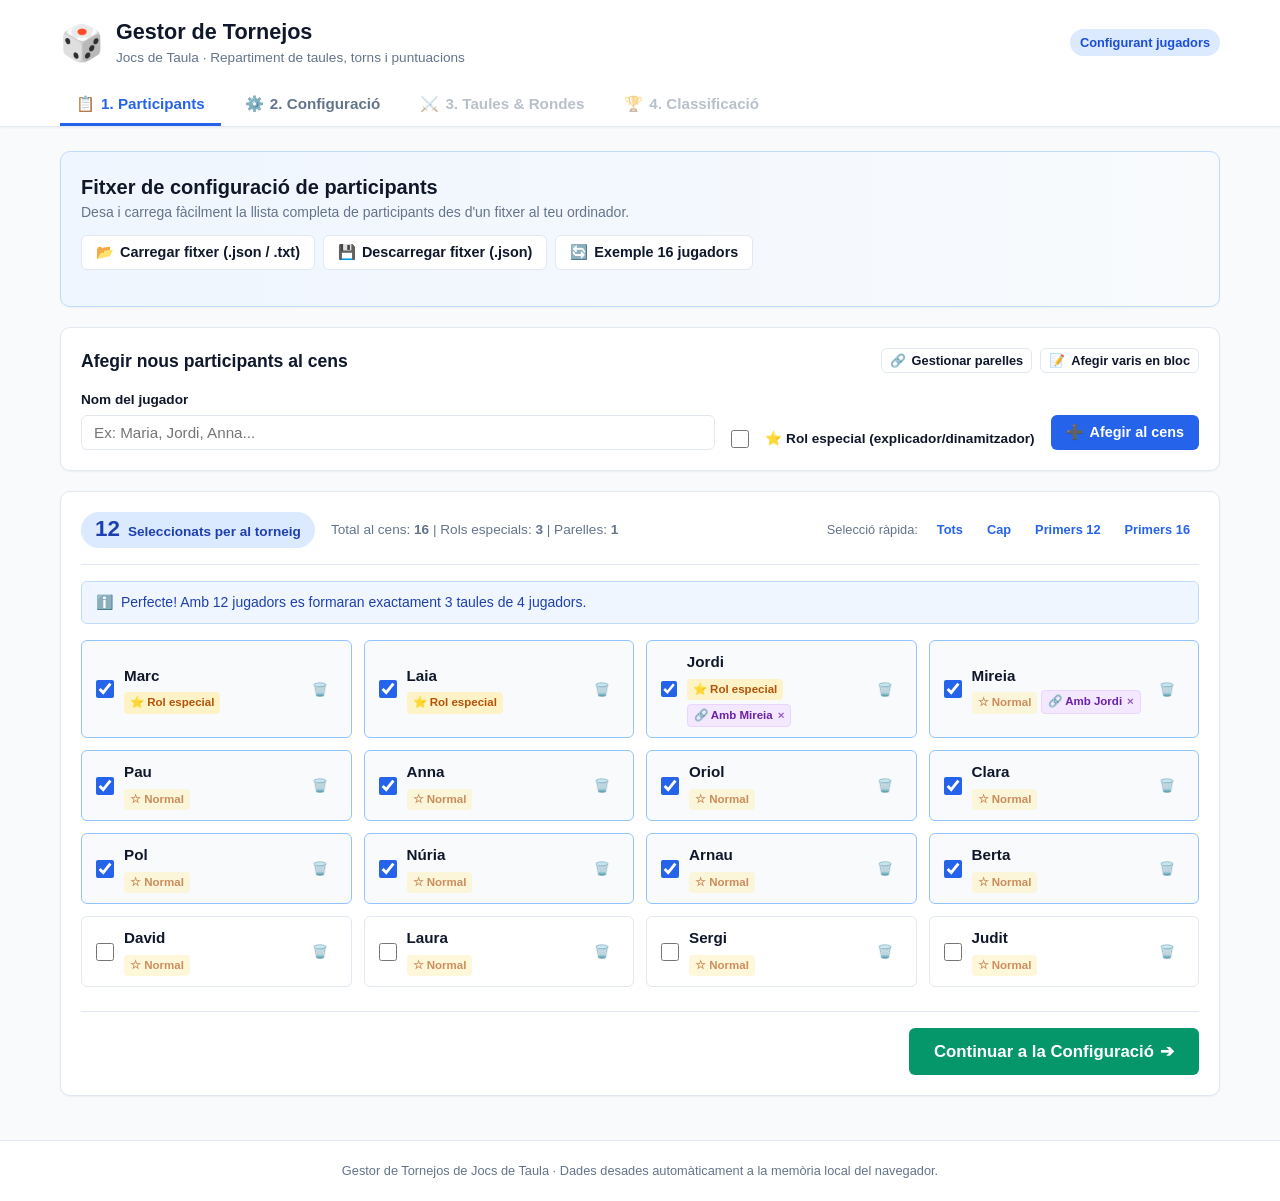
<file: index.html>
<!doctype html>
<html lang="ca">
<head>
  <meta charset="utf-8" />
  <meta name="viewport" content="width=device-width, initial-scale=1" />
  <title>Gestor de Tornejos de Jocs de Taula</title>
  <link rel="stylesheet" href="styles.css" />
</head>
<body>
  <!-- Header principal -->
  <header class="app-header">
    <div class="header-content">
      <div class="brand">
        <span class="logo-icon">🎲</span>
        <div>
          <h1>Gestor de Tornejos</h1>
          <p class="subtitle">Jocs de Taula · Repartiment de taules, torns i puntuacions</p>
        </div>
      </div>
      <div class="header-status" id="headerStatus">
        <span class="status-badge ready">Configurant jugadors</span>
      </div>
    </div>

    <!-- Navegació per pestanyes -->
    <nav class="nav-tabs" role="tablist">
      <button class="tab-btn active" data-tab="tab-participants" role="tab" id="navParticipants">
        <span class="tab-icon">📋</span> 1. Participants
      </button>
      <button class="tab-btn" data-tab="tab-config" role="tab" id="navConfig">
        <span class="tab-icon">⚙️</span> 2. Configuració
      </button>
      <button class="tab-btn" data-tab="tab-rounds" role="tab" id="navRounds" disabled>
        <span class="tab-icon">⚔️</span> 3. Taules & Rondes
      </button>
      <button class="tab-btn" data-tab="tab-leaderboard" role="tab" id="navLeaderboard" disabled>
        <span class="tab-icon">🏆</span> 4. Classificació
      </button>
    </nav>
  </header>

  <main class="main-container">
    <!-- PESTANYA 1: PARTICIPANTS I FITXER DE CONFIGURACIÓ -->
    <section id="tab-participants" class="tab-pane active" role="tabpanel">
      <!-- Panell d'arxius de configuració -->
      <div class="card file-management-card">
        <div class="card-header">
          <div>
            <h2>Fitxer de configuració de participants</h2>
            <p class="text-muted">Desa i carrega fàcilment la llista completa de participants des d'un fitxer al teu ordinador.</p>
          </div>
          <div class="file-actions">
            <input type="file" id="fileInput" accept=".json,.txt" class="hidden-file-input" />
            <button id="btnLoadFile" class="btn btn-outline">
              <span>📂</span> Carregar fitxer (.json / .txt)
            </button>
            <button id="btnSaveFile" class="btn btn-outline">
              <span>💾</span> Descarregar fitxer (.json)
            </button>
            <button id="btnLoadExample" class="btn btn-outline">
              <span>🔄</span> Exemple 16 jugadors
            </button>
          </div>
        </div>
      </div>

      <!-- Formulari d'afegir participants -->
      <div class="card">
        <div class="card-header">
          <h3>Afegir nous participants al cens</h3>
          <div style="display:flex;gap:8px;flex-wrap:wrap">
            <button id="btnOpenPairModal" class="btn btn-sm btn-outline" type="button">
              <span>🔗</span> Gestionar parelles
            </button>
            <button id="btnOpenBulkModal" class="btn btn-sm btn-outline" type="button">
              <span>📝</span> Afegir varis en bloc
            </button>
          </div>
        </div>
        <form id="addParticipantForm" class="add-player-form">
          <div class="form-group flex-1">
            <label for="playerNameInput">Nom del jugador</label>
            <input type="text" id="playerNameInput" placeholder="Ex: Maria, Jordi, Anna..." required />
          </div>
          <div class="form-group checkbox-group">
            <label class="custom-checkbox">
              <input type="checkbox" id="playerSpecialInput" />
              <span class="checkmark"></span>
              <span class="label-text">⭐ Rol especial (explicador/dinamitzador)</span>
            </label>
          </div>
          <button type="submit" class="btn btn-primary">
            <span>➕</span> Afegir al cens
          </button>
        </form>
      </div>

      <!-- Llista de participants amb selecció de torneig -->
      <div class="card">
        <div class="selection-bar">
          <div class="selection-stats">
            <div class="stat-badge">
              <span class="stat-number" id="selectedCount">0</span>
              <span class="stat-label">Seleccionats per al torneig</span>
            </div>
            <div class="stat-secondary">
              Total al cens: <strong id="totalPoolCount">0</strong> | Rols especials: <strong id="specialSelectedCount">0</strong> | Parelles: <strong id="pairsCount">0</strong>
            </div>
          </div>
          <div class="quick-selectors">
            <span class="quick-label">Selecció ràpida:</span>
            <button id="btnSelectAll" class="btn btn-sm btn-ghost">Tots</button>
            <button id="btnDeselectAll" class="btn btn-sm btn-ghost">Cap</button>
            <button id="btnSelect12" class="btn btn-sm btn-ghost">Primers 12</button>
            <button id="btnSelect16" class="btn btn-sm btn-ghost">Primers 16</button>
          </div>
        </div>

        <div id="selectionNotice" class="alert alert-info">
          <span>ℹ️</span>
          <span id="noticeText">Selecciona els jugadors que participaran en el torneig marcant la casella corresponent.</span>
        </div>

        <!-- Graella de participants -->
        <div class="participants-grid" id="participantsList">
          <!-- Es generarà dinàmicament -->
        </div>

        <div class="tab-bottom-actions">
          <button id="btnProceedToConfig" class="btn btn-success btn-lg">
            <span>Continuar a la Configuració</span> ➔
          </button>
        </div>
      </div>
    </section>

    <!-- PESTANYA 2: CONFIGURACIÓ DEL TORNEIG -->
    <section id="tab-config" class="tab-pane" role="tabpanel">
      <div class="card">
        <div class="card-header">
          <h2>Paràmetres del Torneig</h2>
          <p class="text-muted">Ajusta el nombre de taules, jocs i rondes segons els jugadors seleccionats.</p>
        </div>

        <div class="config-summary-box">
          <div class="config-stat">
            <span class="config-stat-val" id="cfgPlayerCount">0</span>
            <span class="config-stat-lbl">Jugadors convocats</span>
          </div>
          <div class="config-stat">
            <span class="config-stat-val" id="cfgTableCount">0</span>
            <span class="config-stat-lbl">Taules previstes</span>
          </div>
          <div class="config-stat">
            <span class="config-stat-val" id="cfgPlayersPerTable">4</span>
            <span class="config-stat-lbl">Jugadors / taula</span>
          </div>
        </div>

        <div class="form-grid">
          <div class="form-group">
            <label for="tableSizeSelect">Mida desitjada de cada taula</label>
            <select id="tableSizeSelect" class="form-control">
              <option value="4" selected>4 jugadors per taula (recomanat)</option>
              <option value="3">3 jugadors per taula</option>
              <option value="5">5 jugadors per taula</option>
            </select>
            <small class="form-help">Si el nombre de jugadors no és múltiple exacte, s'ajustarà la darrera taula.</small>
          </div>

          <div class="form-group">
            <label for="numRoundsInput">Nombre de Rondes</label>
            <input type="number" id="numRoundsInput" min="1" max="10" value="3" class="form-control" />
            <small class="form-help">Normalment 3 rondes perquè tothom pugui passar per diferents jocs.</small>
          </div>

          <div class="form-group">
            <label for="roundMinutesInput">Temps per ronda (minuts)</label>
            <input type="number" id="roundMinutesInput" min="5" max="180" value="45" class="form-control" />
            <small class="form-help">Per al cronòmetre de la sala.</small>
          </div>
        </div>

        <!-- Configuració dels jocs de cada taula -->
        <div class="table-games-section">
          <h3>Jocs de Taula assignats a cada taula</h3>
          <p class="text-muted">Pots indicar quin joc es jugarà a cada taula (opcional):</p>
          <div id="tableGamesList" class="table-games-grid">
            <!-- Es genera automàticament segons el nombre de taules -->
          </div>
        </div>

        <div class="card symbol-assignment-card">
          <div class="card-header">
            <div>
              <h3>Assignació de símbols</h3>
              <p class="text-muted">Cada símbol es pot assignar a un participant del torneig. Els que quedin sense assignar es mostren buits i es poden completar manualment o aleatòriament.</p>
            </div>
            <button id="btnRandomizeSymbolAssignments" class="btn btn-outline" type="button">
              <span>🎲</span> Omplir aleatòriament
            </button>
          </div>
          <div id="symbolAssignmentsList" class="symbol-assignments-list"></div>
          <div class="tab-bottom-actions">
            <button id="btnGenerateParticipantTemplate" class="btn btn-primary btn-lg" type="button" disabled>
              <span>🖨️</span> Crear plantilla A4
            </button>
          </div>
        </div>

        <div class="tab-bottom-actions">
          <button id="btnBackToParticipants" class="btn btn-outline btn-lg">
            ⬅ Tornar a Participants
          </button>
          <button id="btnGenerateTournament" class="btn btn-success btn-lg">
            <span>🚀 Començar Torneig i Generar Taules</span>
          </button>
        </div>
      </div>
    </section>

    <!-- PESTANYA 3: TAULES I RONDES -->
    <section id="tab-rounds" class="tab-pane" role="tabpanel">
      <!-- Barra superior de ronda i cronòmetre -->
      <div class="round-control-bar card">
        <div class="round-nav">
          <button id="btnPrevRound" class="btn btn-outline" title="Ronda anterior">◀ Ronda anterior</button>
          <div class="current-round-display">
            <span class="round-badge" id="roundIndicator">Ronda 1</span>
            <span class="round-total-sub" id="roundTotalSub">de 3 rondes</span>
          </div>
          <button id="btnNextRound" class="btn btn-outline" title="Ronda següent">Ronda següent ▶</button>
        </div>

        <!-- Temporitzador de sala -->
        <div class="timer-widget">
          <div class="timer-display" id="timerDisplay">45:00</div>
          <div class="timer-controls">
            <button id="btnTimerToggle" class="btn btn-sm btn-primary">▶ Iniciar</button>
            <button id="btnTimerReset" class="btn btn-sm btn-outline">↺ Reiniciar</button>
          </div>
        </div>

        <div class="round-actions">
          <button id="btnSaveCurrentScores" class="btn btn-success">
            <span>💾</span> Desar puntuacions
          </button>
          <button id="btnProjectorMode" class="btn btn-outline" title="Mode projector">
            <span>🖥️</span> Pantalla gran
          </button>
        </div>
      </div>

      <!-- Contingut de les taules -->
      <div id="roundTablesContainer" class="tables-grid">
        <!-- Es generarà dinàmicament per cada taula -->
      </div>
    </section>

    <!-- PESTANYA 4: CLASSIFICACIÓ -->
    <section id="tab-leaderboard" class="tab-pane" role="tabpanel">
      <!-- Podi Top 3 -->
      <div class="podium-card card" id="podiumContainer">
        <!-- Es genera dinàmicament -->
      </div>

      <!-- Taula completa de puntuacions -->
      <div class="card">
        <div class="card-header">
          <div>
            <h2>Taula de Classificació General</h2>
            <p class="text-muted">Puntuacions acumulades i detall per ronda.</p>
          </div>
          <div class="leaderboard-export-actions">
            <button id="btnPrintLeaderboard" class="btn btn-outline">
              <span>🖨️</span> Imprimir / PDF
            </button>
            <button id="btnExportCSV" class="btn btn-outline">
              <span>📊</span> Exportar CSV (Excel)
            </button>
            <button id="btnExportFullJSON" class="btn btn-outline">
              <span>💾</span> Descarregar Torneig (JSON)
            </button>
          </div>
        </div>

        <div class="table-responsive">
          <table class="leaderboard-table" id="leaderboardTable">
            <thead>
              <tr id="leaderboardHeadRow">
                <th>#</th>
                <th>Participant</th>
                <th>Rol</th>
                <th>R1</th>
                <th>R2</th>
                <th>R3</th>
                <th>Punts Totals</th>
              </tr>
            </thead>
            <tbody id="leaderboardBody">
              <!-- Files generades dinàmicament -->
            </tbody>
          </table>
        </div>
      </div>
    </section>
  </main>

  <!-- DIÀLEG MODAL PER INTERCANVIAR JUGADORS -->
  <dialog id="swapModal" class="app-dialog">
    <div class="dialog-content">
      <div class="dialog-header">
        <h3>Intercanviar lloc / seient</h3>
        <button id="btnCloseSwapModal" class="btn-close" aria-label="Tancar">&times;</button>
      </div>
      <div class="dialog-body">
        <p>Estàs canviant de posició a: <strong id="swapPlayerSourceName">-</strong></p>
        <div class="form-group">
          <label for="swapTargetSelect">Tria el jugador amb qui vols intercanviar:</label>
          <select id="swapTargetSelect" class="form-control">
            <option value="">-- Selecciona un jugador --</option>
          </select>
        </div>
      </div>
      <div class="dialog-footer">
        <button id="btnCancelSwap" class="btn btn-outline">Cancel·lar</button>
        <button id="btnConfirmSwap" class="btn btn-primary">Confirmar Intercanvi</button>
      </div>
    </div>
  </dialog>

  <!-- DIÀLEG MODAL PER AFEGIR NOMS EN BLOC -->
  <dialog id="bulkAddModal" class="app-dialog">
    <div class="dialog-content">
      <div class="dialog-header">
        <h3>Afegir participants en bloc</h3>
        <button id="btnCloseBulkModal" class="btn-close" aria-label="Tancar">&times;</button>
      </div>
      <div class="dialog-body">
        <p class="text-muted">Enganxa una llista de noms (un nom per línia). Si vols marcar un nom com a rol especial, afegeix un asterisc <code>*</code> al final del nom (ex: <code>Marc*</code>).</p>
        <div class="form-group">
          <textarea id="bulkNamesTextarea" rows="8" class="form-control" placeholder="Marc*&#10;Laia*&#10;Jordi&#10;Mireia&#10;Pau"></textarea>
        </div>
      </div>
      <div class="dialog-footer">
        <button id="btnCancelBulk" class="btn btn-outline">Cancel·lar</button>
        <button id="btnConfirmBulk" class="btn btn-success">Afegir participants</button>
      </div>
    </div>
  </dialog>

  <!-- DIÀLEG MODAL PER GESTIONAR PARELLES -->
  <dialog id="pairModal" class="app-dialog">
    <div class="dialog-content">
      <div class="dialog-header">
        <h3>Gestionar parelles inseparables</h3>
        <button id="btnClosePairModal" class="btn-close" aria-label="Tancar">&times;</button>
      </div>
      <div class="dialog-body">
        <p class="text-muted">Els participants que formin una parella aniran <strong>sempre junts a la mateixa taula</strong> al llarg de tot el torneig.</p>
        
        <div class="card" style="margin:14px 0;padding:14px;background:var(--bg-subtle)">
          <h4 style="font-size:0.95rem;margin-bottom:10px">Crear nova parella:</h4>
          <div class="form-grid" style="grid-template-columns:1fr 1fr;gap:10px;margin-bottom:12px">
            <div class="form-group">
              <label for="pairSelect1">Primer participant</label>
              <select id="pairSelect1" class="form-control">
                <option value="">-- Tria jugador 1 --</option>
              </select>
            </div>
            <div class="form-group">
              <label for="pairSelect2">Segon participant</label>
              <select id="pairSelect2" class="form-control">
                <option value="">-- Tria jugador 2 --</option>
              </select>
            </div>
          </div>
          <button id="btnCreatePair" class="btn btn-sm btn-primary" style="width:100%" type="button">
            <span>🔗</span> Vincular com a parella
          </button>
        </div>

        <h4 style="font-size:0.95rem;margin:14px 0 8px">Parelles formades:</h4>
        <div id="existingPairsList" class="existing-pairs-list">
          <!-- Generat dinàmicament -->
        </div>
      </div>
      <div class="dialog-footer">
        <button id="btnClosePairModalBottom" class="btn btn-outline" type="button">Tancar</button>
      </div>
    </div>
  </dialog>

  <footer class="app-footer">
    <p>Gestor de Tornejos de Jocs de Taula · Dades desades automàticament a la memòria local del navegador.</p>
  </footer>

  <script src="app.js"></script>
</body>
</html>
</file>
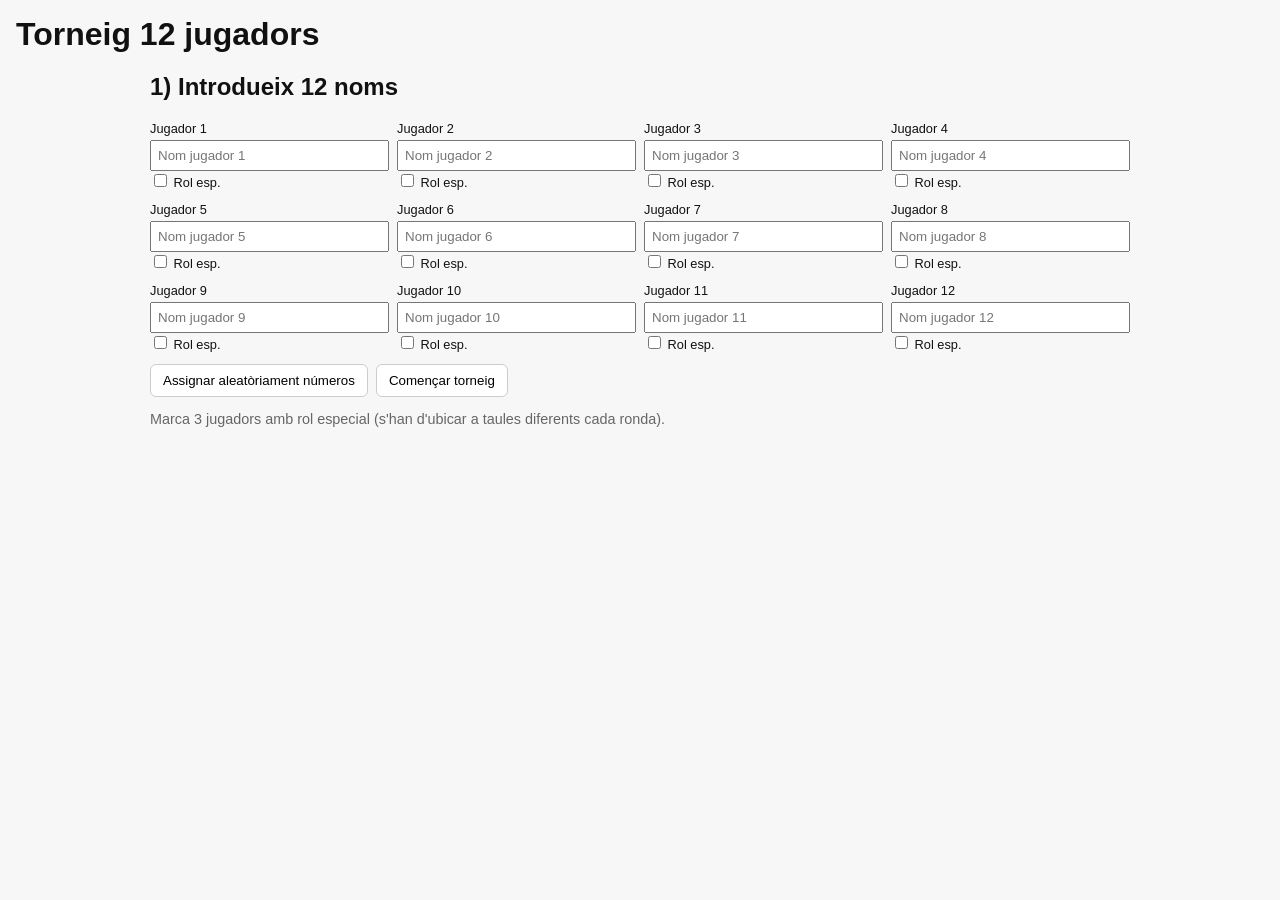
<file: v1/index.html>
<!doctype html>
<html lang="ca">
<head>
  <meta charset="utf-8" />
  <meta name="viewport" content="width=device-width,initial-scale=1" />
  <title>Torneig 12 jugadors — Gestor</title>
  <link rel="stylesheet" href="styles.css">
</head>
<body>
  <header>
    <h1>Torneig 12 jugadors</h1>
  </header>

  <main>
    <section id="setup">
      <h2>1) Introdueix 12 noms</h2>
      <div id="names">
        <!-- dynamic inputs -->
      </div>
      <div class="row">
        <button id="assignBtn">Assignar aleatòriament números</button>
        <button id="startBtn">Començar torneig</button>
      </div>
      <p class="muted">Marca 3 jugadors amb rol especial (s'han d'ubicar a taules diferents cada ronda).</p>
    </section>

    <section id="controls" class="hidden">
      <div class="row">
        <button id="prevRound">Ronda anterior</button>
        <span id="roundLabel">Ronda 1</span>
        <button id="nextRound">Següent ronda</button>
      </div>
      <div class="row">
        <button id="saveScores">Guardar puntuacions ronda</button>
      </div>
    </section>

    <section id="tables" class="hidden">
      <div id="tableContainer"></div>
    </section>

    <section id="summary" class="hidden">
      <h2>Classificació</h2>
      <table id="leaderboard">
        <thead><tr><th>Nom</th><th>Total</th><th>R1</th><th>R2</th><th>R3</th></tr></thead>
        <tbody></tbody>
      </table>
    </section>

  </main>

  <template id="seatTpl">
    <div class="seat">
      <div class="badge"></div>
      <div class="info">
        <div class="name"></div>
        <div class="meta"></div>
      </div>
      <div class="scoreInput">
        <input type="number" step="1" class="score" />
      </div>
      <div class="swap">Intercanviar</div>
    </div>
  </template>

  <!-- Swap modal -->
  <div id="swapModal" class="modal hidden">
    <div class="modal-content">
      <h3>Intercanviar posició</h3>
      <p>Tria el jugador amb qui intercanviar números:</p>
      <select id="swapSelect" style="width:100%;padding:8px;margin:8px 0"></select>
      <div style="display:flex;gap:8px;justify-content:flex-end">
        <button id="swapCancel">Cancel·lar</button>
        <button id="swapConfirm">Intercanviar</button>
      </div>
    </div>
  </div>

  <script src="app.js"></script>
</body>
</html>
</file>
<file: styles.css>
/* ==========================================================================
   Gestor de Tornejos de Jocs de Taula - Estils Moderns i Responsive
   ========================================================================== */

:root {
  --primary: #2563eb;
  --primary-hover: #1d4ed8;
  --primary-light: #eff6ff;
  --success: #059669;
  --success-hover: #047857;
  --warning: #d97706;
  --danger: #dc2626;
  --danger-hover: #b91c1c;
  
  --bg-main: #f8fafc;
  --bg-card: #ffffff;
  --bg-subtle: #f1f5f9;
  --text-main: #0f172a;
  --text-muted: #64748b;
  --border-color: #e2e8f0;
  --border-focus: #3b82f6;

  /* Shapes & Badge colors */
  --badge-red: #ef4444;
  --badge-blue: #3b82f6;
  --badge-green: #10b981;
  --badge-purple: #8b5cf6;
  --badge-amber: #f59e0b;
  --badge-teal: #14b8a6;

  --shadow-sm: 0 1px 2px 0 rgb(0 0 0 / 0.05);
  --shadow-md: 0 4px 6px -1px rgb(0 0 0 / 0.1), 0 2px 4px -2px rgb(0 0 0 / 0.1);
  --shadow-lg: 0 10px 15px -3px rgb(0 0 0 / 0.1), 0 4px 6px -4px rgb(0 0 0 / 0.1);
  --radius-sm: 6px;
  --radius-md: 10px;
  --radius-lg: 16px;
}

* {
  box-sizing: border-box;
  margin: 0;
  padding: 0;
  font-family: -apple-system, BlinkMacSystemFont, "Segoe UI", Roboto, Helvetica, Arial, sans-serif;
}

body {
  background-color: var(--bg-main);
  color: var(--text-main);
  line-height: 1.5;
  min-height: 100vh;
  display: flex;
  flex-direction: column;
}

/* ==========================================================================
   Header i Navegació
   ========================================================================== */
.app-header {
  background: var(--bg-card);
  border-bottom: 1px solid var(--border-color);
  box-shadow: var(--shadow-sm);
  position: sticky;
  top: 0;
  z-index: 40;
}

.header-content {
  max-width: 1200px;
  margin: 0 auto;
  padding: 16px 20px;
  display: flex;
  justify-content: space-between;
  align-items: center;
  flex-wrap: wrap;
  gap: 12px;
}

.brand {
  display: flex;
  align-items: center;
  gap: 12px;
}

.logo-icon {
  font-size: 2.2rem;
  line-height: 1;
}

.brand h1 {
  font-size: 1.35rem;
  font-weight: 700;
  color: var(--text-main);
}

.brand .subtitle {
  font-size: 0.85rem;
  color: var(--text-muted);
}

.status-badge {
  display: inline-flex;
  align-items: center;
  gap: 6px;
  font-size: 0.8rem;
  font-weight: 600;
  padding: 4px 10px;
  border-radius: 9999px;
  background: var(--bg-subtle);
  color: var(--text-muted);
}
.status-badge.live {
  background: #dcfce7;
  color: #15803d;
}
.status-badge.ready {
  background: #dbeafe;
  color: #1d4ed8;
}

/* Pestanyes de navegació */
.nav-tabs {
  max-width: 1200px;
  margin: 0 auto;
  padding: 0 20px;
  display: flex;
  gap: 8px;
  overflow-x: auto;
}

.tab-btn {
  display: flex;
  align-items: center;
  gap: 6px;
  padding: 10px 16px;
  border: none;
  background: transparent;
  color: var(--text-muted);
  font-size: 0.95rem;
  font-weight: 600;
  cursor: pointer;
  border-bottom: 3px solid transparent;
  transition: all 0.2s ease;
  white-space: nowrap;
}

.tab-btn:hover:not(:disabled) {
  color: var(--primary);
  background: var(--bg-subtle);
  border-radius: var(--radius-sm) var(--radius-sm) 0 0;
}

.tab-btn.active {
  color: var(--primary);
  border-bottom-color: var(--primary);
}

.tab-btn:disabled {
  opacity: 0.45;
  cursor: not-allowed;
}

/* ==========================================================================
   Contenidor Principal i Targetes
   ========================================================================== */
.main-container {
  max-width: 1200px;
  margin: 24px auto;
  padding: 0 20px;
  flex: 1;
  width: 100%;
}

.tab-pane {
  display: none;
}
.tab-pane.active {
  display: block;
}

.card {
  background: var(--bg-card);
  border: 1px solid var(--border-color);
  border-radius: var(--radius-md);
  padding: 20px;
  margin-bottom: 20px;
  box-shadow: var(--shadow-sm);
}

.card-header {
  display: flex;
  justify-content: space-between;
  align-items: center;
  flex-wrap: wrap;
  gap: 12px;
  margin-bottom: 16px;
}

.card-header h2 {
  font-size: 1.25rem;
  font-weight: 700;
}
.card-header h3 {
  font-size: 1.1rem;
  font-weight: 600;
}
.text-muted {
  color: var(--text-muted);
  font-size: 0.875rem;
}

/* Botons generals */
.btn {
  display: inline-flex;
  align-items: center;
  justify-content: center;
  gap: 6px;
  padding: 8px 14px;
  font-size: 0.9rem;
  font-weight: 600;
  border-radius: var(--radius-sm);
  border: 1px solid transparent;
  cursor: pointer;
  transition: all 0.15s ease;
  text-decoration: none;
}
.btn:hover {
  transform: translateY(-1px);
}
.btn:active {
  transform: translateY(0);
}

.btn-primary {
  background: var(--primary);
  color: white;
}
.btn-primary:hover {
  background: var(--primary-hover);
}

.btn-success {
  background: var(--success);
  color: white;
}
.btn-success:hover {
  background: var(--success-hover);
}

.btn-outline {
  background: white;
  color: var(--text-main);
  border-color: var(--border-color);
}
.btn-outline:hover {
  background: var(--bg-subtle);
  border-color: #cbd5e1;
}

.btn-ghost {
  background: transparent;
  color: var(--primary);
}
.btn-ghost:hover {
  background: var(--primary-light);
}

.btn-danger-ghost {
  background: transparent;
  color: var(--danger);
}
.btn-danger-ghost:hover {
  background: #fee2e2;
}

.btn-sm {
  padding: 4px 8px;
  font-size: 0.8rem;
}
.btn-lg {
  padding: 12px 24px;
  font-size: 1.05rem;
}

/* ==========================================================================
   Pestanya 1: Gestió de Fitxers & Participants
   ========================================================================== */
.file-management-card {
  background: linear-gradient(to right, #eff6ff, #f8fafc);
  border-color: #bfdbfe;
}
.file-actions {
  display: flex;
  gap: 8px;
  flex-wrap: wrap;
}
.hidden-file-input {
  display: none;
}

.add-player-form {
  display: flex;
  align-items: flex-end;
  gap: 16px;
  flex-wrap: wrap;
}

.form-group {
  display: flex;
  flex-direction: column;
  gap: 4px;
}
.form-group.flex-1 {
  flex: 1;
  min-width: 220px;
}
.form-group label {
  font-size: 0.85rem;
  font-weight: 600;
  color: var(--text-main);
}
.form-group input[type="text"],
.form-group input[type="number"],
.form-control {
  padding: 8px 12px;
  border-radius: var(--radius-sm);
  border: 1px solid var(--border-color);
  font-size: 0.95rem;
  outline: none;
  background: white;
}
.form-group input:focus,
.form-control:focus {
  border-color: var(--border-focus);
  box-shadow: 0 0 0 2px rgba(59, 130, 246, 0.2);
}
.form-help {
  font-size: 0.75rem;
  color: var(--text-muted);
}

/* Custom Checkbox */
.custom-checkbox {
  display: inline-flex;
  align-items: center;
  gap: 8px;
  cursor: pointer;
  user-select: none;
  font-size: 0.9rem;
}
.custom-checkbox input {
  width: 18px;
  height: 18px;
  accent-color: var(--primary);
  cursor: pointer;
}

/* Barra de selecció de participants */
.selection-bar {
  display: flex;
  justify-content: space-between;
  align-items: center;
  flex-wrap: wrap;
  gap: 16px;
  padding-bottom: 16px;
  border-bottom: 1px solid var(--border-color);
  margin-bottom: 16px;
}
.selection-stats {
  display: flex;
  align-items: center;
  gap: 16px;
  flex-wrap: wrap;
}
.stat-badge {
  display: flex;
  align-items: baseline;
  gap: 8px;
  background: #dbeafe;
  color: #1e40af;
  padding: 6px 14px;
  border-radius: 9999px;
}
.stat-number {
  font-size: 1.4rem;
  font-weight: 800;
  line-height: 1;
}
.stat-label {
  font-size: 0.85rem;
  font-weight: 600;
}
.stat-secondary {
  font-size: 0.85rem;
  color: var(--text-muted);
}
.quick-selectors {
  display: flex;
  align-items: center;
  gap: 6px;
}
.quick-label {
  font-size: 0.8rem;
  color: var(--text-muted);
  margin-right: 4px;
}

.alert {
  padding: 10px 14px;
  border-radius: var(--radius-sm);
  font-size: 0.875rem;
  display: flex;
  align-items: center;
  gap: 8px;
  margin-bottom: 16px;
}
.alert-info {
  background: #eff6ff;
  border: 1px solid #bfdbfe;
  color: #1e40af;
}

/* Graella de targetes de participants */
.participants-grid {
  display: grid;
  grid-template-columns: repeat(auto-fill, minmax(260px, 1fr));
  gap: 12px;
  margin-bottom: 24px;
}

.participant-item {
  display: flex;
  align-items: center;
  justify-content: space-between;
  padding: 10px 14px;
  background: white;
  border: 1.5px solid var(--border-color);
  border-radius: var(--radius-sm);
  transition: all 0.15s ease;
}
.participant-item:hover {
  border-color: #cbd5e1;
  box-shadow: var(--shadow-sm);
}
.participant-item.selected {
  border-color: #93c5fd;
  background: #f8fafc;
}
.participant-left {
  display: flex;
  align-items: center;
  gap: 10px;
  flex: 1;
}
.participant-checkbox {
  width: 18px;
  height: 18px;
  accent-color: var(--primary);
  cursor: pointer;
}
.participant-info {
  display: flex;
  flex-direction: column;
}
.participant-name {
  font-weight: 600;
  font-size: 0.95rem;
}
.participant-role-badge {
  font-size: 0.72rem;
  font-weight: 600;
  color: #b45309;
  background: #fef3c7;
  padding: 2px 6px;
  border-radius: 4px;
  display: inline-flex;
  align-items: center;
  gap: 2px;
  margin-top: 2px;
  cursor: pointer;
  user-select: none;
}
.participant-role-badge:hover {
  background: #fde68a;
}
.participant-badges-row {
  display: flex;
  gap: 4px;
  flex-wrap: wrap;
  margin-top: 3px;
}
.participant-pair-badge {
  font-size: 0.72rem;
  font-weight: 600;
  color: #6b21a8;
  background: #f3e8ff;
  border: 1px solid #e9d5ff;
  padding: 2px 6px;
  border-radius: 4px;
  display: inline-flex;
  align-items: center;
  gap: 3px;
  user-select: none;
}
.participant-pair-badge .unpair-x {
  margin-left: 2px;
  cursor: pointer;
  opacity: 0.7;
  font-weight: 800;
}
.participant-pair-badge .unpair-x:hover {
  opacity: 1;
  color: #dc2626;
}

.existing-pairs-list {
  display: flex;
  flex-direction: column;
  gap: 6px;
  max-height: 220px;
  overflow-y: auto;
}
.existing-pair-item {
  display: flex;
  justify-content: space-between;
  align-items: center;
  padding: 8px 12px;
  background: #faf5ff;
  border: 1px solid #f3e8ff;
  border-radius: var(--radius-sm);
  font-size: 0.85rem;
}
.existing-pair-names {
  font-weight: 600;
  color: #581c87;
  display: flex;
  align-items: center;
  gap: 6px;
}

.seat-pair-tag {
  font-size: 0.7rem;
  color: #7e22ce;
  background: #f3e8ff;
  padding: 1px 5px;
  border-radius: 3px;
  display: inline-flex;
  align-items: center;
  gap: 2px;
  margin-top: 1px;
}
.participant-actions {
  display: flex;
  align-items: center;
  gap: 4px;
}

.tab-bottom-actions {
  display: flex;
  justify-content: flex-end;
  gap: 12px;
  padding-top: 16px;
  border-top: 1px solid var(--border-color);
}

/* ==========================================================================
   Pestanya 2: Configuració del Torneig
   ========================================================================== */
.config-summary-box {
  display: flex;
  gap: 20px;
  margin-bottom: 20px;
  flex-wrap: wrap;
}
.config-stat {
  flex: 1;
  min-width: 120px;
  background: var(--bg-subtle);
  padding: 14px;
  border-radius: var(--radius-sm);
  text-align: center;
}
.config-stat-val {
  display: block;
  font-size: 1.8rem;
  font-weight: 800;
  color: var(--primary);
  line-height: 1.1;
}
.config-stat-lbl {
  font-size: 0.8rem;
  color: var(--text-muted);
  font-weight: 600;
}

.form-grid {
  display: grid;
  grid-template-columns: repeat(auto-fit, minmax(240px, 1fr));
  gap: 16px;
  margin-bottom: 24px;
}

.table-games-section {
  margin-top: 20px;
  padding-top: 20px;
  border-top: 1px solid var(--border-color);
}
.table-games-grid {
  display: grid;
  grid-template-columns: repeat(auto-fill, minmax(260px, 1fr));
  gap: 12px;
  margin-top: 12px;
  margin-bottom: 24px;
}
.table-game-card {
  background: var(--bg-subtle);
  padding: 12px;
  border-radius: var(--radius-sm);
  border: 1px solid var(--border-color);
}
.table-game-card label {
  font-size: 0.85rem;
  font-weight: 700;
  margin-bottom: 6px;
  display: block;
}

/* ==========================================================================
   Pestanya 3: Rondes & Taules
   ========================================================================== */
.round-control-bar {
  display: flex;
  justify-content: space-between;
  align-items: center;
  flex-wrap: wrap;
  gap: 16px;
  padding: 16px 20px;
  margin-bottom: 20px;
}
.round-nav {
  display: flex;
  align-items: center;
  gap: 12px;
}
.current-round-display {
  display: flex;
  flex-direction: column;
  align-items: center;
}
.round-badge {
  font-size: 1.25rem;
  font-weight: 800;
  color: var(--primary);
}
.round-total-sub {
  font-size: 0.75rem;
  color: var(--text-muted);
}

/* Temporitzador */
.timer-widget {
  display: flex;
  align-items: center;
  gap: 12px;
  background: #0f172a;
  color: #f8fafc;
  padding: 6px 14px;
  border-radius: var(--radius-md);
}
.timer-display {
  font-size: 1.6rem;
  font-weight: 800;
  font-variant-numeric: tabular-nums;
  letter-spacing: 1px;
}
.timer-display.warning {
  color: #fbbf24;
}
.timer-display.danger {
  color: #f87171;
  animation: pulse 1s infinite;
}
@keyframes pulse {
  0%, 100% { opacity: 1; }
  50% { opacity: 0.5; }
}
.timer-controls {
  display: flex;
  gap: 6px;
}

.round-actions {
  display: flex;
  gap: 8px;
}

.rounds-visual-stack {
  display: flex;
  flex-direction: column;
  gap: 18px;
}

.round-visual-block {
  border: 1px solid var(--border-color);
  border-radius: var(--radius-md);
  background: var(--bg-card);
  box-shadow: var(--shadow-sm);
  padding: 14px 16px 16px;
  transition: all 0.2s ease;
}

.round-visual-block.is-past,
.round-visual-block.is-future {
  opacity: 0.6;
  filter: saturate(0.45);
  transform: scale(0.96);
}

.round-visual-block.is-current {
  opacity: 1;
  border-color: var(--primary);
  box-shadow: 0 10px 18px rgb(37 99 235 / 0.12);
  transform: scale(1);
}

.round-visual-header {
  display: flex;
  align-items: center;
  justify-content: space-between;
  gap: 12px;
  margin-bottom: 14px;
  padding-bottom: 8px;
  border-bottom: 1px solid var(--border-color);
}

.round-visual-title {
  font-size: 1.05rem;
  font-weight: 800;
  color: var(--text-main);
}

.round-visual-status {
  font-size: 0.74rem;
  font-weight: 700;
  letter-spacing: 0.04em;
  text-transform: uppercase;
  color: var(--text-muted);
  background: var(--bg-subtle);
  padding: 4px 8px;
  border-radius: 999px;
}

.round-visual-block.is-current .round-visual-status {
  background: var(--primary-light);
  color: var(--primary);
}

.round-visual-grid {
  display: grid;
  grid-template-columns: repeat(auto-fit, minmax(300px, 1fr));
  gap: 16px;
}

.round-visual-block.is-past .table-card,
.round-visual-block.is-future .table-card {
  opacity: 0.72;
  transform: scale(0.96);
  filter: saturate(0.5);
}

.round-visual-block.is-current .table-card {
  opacity: 1;
  transform: scale(1);
  filter: saturate(1);
}

/* Graella de taules */
.tables-grid {
  display: grid;
  grid-template-columns: repeat(auto-fit, minmax(320px, 1fr));
  gap: 20px;
}

.table-card {
  background: var(--bg-card);
  border: 1px solid var(--border-color);
  border-radius: var(--radius-md);
  box-shadow: var(--shadow-sm);
  overflow: hidden;
  display: flex;
  flex-direction: column;
}
.table-card-header {
  background: var(--bg-subtle);
  padding: 12px 16px;
  border-bottom: 1px solid var(--border-color);
  display: flex;
  justify-content: space-between;
  align-items: center;
}
.table-game-title {
  font-size: 1.15rem;
  font-weight: 700;
  color: var(--text-main);
  margin: 0;
}
.table-number-badge {
  font-size: 0.78rem;
  font-weight: 600;
  background: white;
  padding: 3px 10px;
  border-radius: 9999px;
  border: 1px solid var(--border-color);
  color: var(--text-muted);
}

.seats-list {
  padding: 12px;
  display: flex;
  flex-direction: column;
  gap: 8px;
  flex: 1;
}

.seat-row {
  display: flex;
  align-items: center;
  gap: 10px;
  padding: 8px 10px;
  background: white;
  border: 1px solid var(--border-color);
  border-radius: var(--radius-sm);
}

/* Insígnies de formes geomètriques i colors */
.badge-shape {
  width: 36px;
  height: 36px;
  display: flex;
  align-items: center;
  justify-content: center;
  font-weight: 800;
  font-size: 1.1rem;
  line-height: 1;
  color: #ffffff;
  border: 2px solid rgba(15, 23, 42, 0.35);
  box-sizing: border-box;
  flex-shrink: 0;
  text-shadow: 0 1px 1px rgba(15, 23, 42, 0.2);
  -webkit-print-color-adjust: exact;
  print-color-adjust: exact;
  color-adjust: exact;
}
.badge-shape.square { border-radius: 7px; }
.badge-shape.circle { border-radius: 50%; }
.badge-shape.pentagon { clip-path: polygon(50% 0%, 94% 33%, 78% 100%, 22% 100%, 6% 33%); }
.badge-shape.diamond { clip-path: polygon(50% 0%, 100% 50%, 50% 100%, 0% 50%); }
.badge-shape.hexagon { clip-path: polygon(25% 0%, 75% 0%, 100% 50%, 75% 100%, 25% 100%, 0% 50%); }

.badge-shape.color-red { background-color: var(--badge-red); }
.badge-shape.color-blue { background-color: var(--badge-blue); }
.badge-shape.color-green { background-color: var(--badge-green); }
.badge-shape.color-amber { background-color: var(--badge-amber); }
.badge-shape.color-purple { background-color: var(--badge-purple); }
.badge-shape.color-teal { background-color: var(--badge-teal); }

.seat-info {
  flex: 1;
  min-width: 0;
}
.seat-player-name {
  font-weight: 600;
  font-size: 0.95rem;
  white-space: nowrap;
  overflow: hidden;
  text-overflow: ellipsis;
}
.seat-player-name.special {
  color: #92400e;
}
.seat-pos-label {
  font-size: 0.75rem;
  color: var(--text-muted);
}

.seat-score-input {
  width: 70px;
  padding: 6px;
  text-align: center;
  font-size: 1rem;
  font-weight: 600;
  border-radius: var(--radius-sm);
  border: 1px solid var(--border-color);
}
.seat-swap-btn {
  padding: 4px 8px;
  font-size: 0.75rem;
  background: var(--bg-subtle);
  border: 1px solid var(--border-color);
  border-radius: 4px;
  cursor: pointer;
  color: var(--text-muted);
}
.seat-swap-btn:hover {
  background: #e2e8f0;
  color: var(--text-main);
}

.participant-print-sheet {
  display: none;
}

@media print {
  @page {
    size: A4 portrait;
    margin: 10mm;
  }

  body * {
    visibility: hidden;
  }

  .participant-print-sheet,
  .participant-print-sheet * {
    visibility: visible;
  }

  .participant-print-sheet {
    display: block;
    position: absolute;
    inset: 0;
    background: white;
    padding: 12mm;
    box-sizing: border-box;
  }

  .participant-print-header {
    font-size: 18pt;
    font-weight: 800;
    text-align: center;
    margin-bottom: 8mm;
    color: #111827;
  }

  .participant-print-grid {
    display: grid;
    grid-template-columns: repeat(4, minmax(0, 1fr));
    gap: 5mm;
    width: 100%;
    min-height: 240mm;
  }

  .participant-print-card {
    display: flex;
    flex-direction: column;
    align-items: center;
    justify-content: center;
    text-align: center;
    min-height: 52mm;
    padding: 4mm 2mm;
    border: 1.5px solid #d1d5db;
    border-radius: 10px;
    background: #fff;
    break-inside: avoid;
    page-break-inside: avoid;
    box-sizing: border-box;
  }

  .participant-print-badge {
    width: 22mm !important;
    height: 22mm !important;
    font-size: 16pt !important;
    line-height: 1 !important;
    margin-bottom: 4mm;
    border-width: 3px !important;
    box-sizing: border-box !important;
    color: white !important;
  }

  .participant-print-name {
    font-size: 14pt;
    font-weight: 700;
    color: #111827;
    line-height: 1.2;
    word-break: break-word;
  }

  .participant-print-role {
    margin-top: 3mm;
    font-size: 9pt;
    color: #4b5563;
    letter-spacing: 0.04em;
    text-transform: uppercase;
  }
}

/* ==========================================================================
   Pestanya 4: Classificació & Podi
   ========================================================================== */
.podium-card {
  background: linear-gradient(to bottom, #f8fafc, #ffffff);
  padding: 24px 20px;
  margin-bottom: 24px;
}
.podium-grid {
  display: flex;
  justify-content: center;
  align-items: flex-end;
  gap: 16px;
  flex-wrap: wrap;
}
.podium-step {
  display: flex;
  flex-direction: column;
  align-items: center;
  text-align: center;
  width: 180px;
  background: white;
  border: 1px solid var(--border-color);
  border-radius: var(--radius-md);
  padding: 16px 12px;
  box-shadow: var(--shadow-sm);
}
.podium-step.first {
  order: 2;
  border-color: #facc15;
  transform: translateY(-8px);
  box-shadow: var(--shadow-md);
  background: #fefce8;
}
.podium-step.second {
  order: 1;
  border-color: #cbd5e1;
}
.podium-step.third {
  order: 3;
  border-color: #fed7aa;
}
.podium-medal {
  font-size: 2.2rem;
  line-height: 1;
  margin-bottom: 6px;
}
.podium-name {
  font-weight: 700;
  font-size: 1.05rem;
  margin-bottom: 2px;
}
.podium-score {
  font-size: 1.25rem;
  font-weight: 800;
  color: var(--primary);
}
.podium-score-lbl {
  font-size: 0.75rem;
  color: var(--text-muted);
}

.table-responsive {
  overflow-x: auto;
}
.leaderboard-table {
  width: 100%;
  border-collapse: collapse;
  text-align: left;
}
.leaderboard-table th,
.leaderboard-table td {
  padding: 12px 14px;
  border-bottom: 1px solid var(--border-color);
}
.leaderboard-table th {
  background: var(--bg-subtle);
  font-size: 0.8rem;
  font-weight: 700;
  color: var(--text-muted);
  text-transform: uppercase;
  letter-spacing: 0.5px;
}
.leaderboard-table tbody tr:hover {
  background: #f8fafc;
}
.leaderboard-rank {
  font-weight: 800;
  font-size: 1rem;
  color: var(--text-muted);
  width: 40px;
}
.leaderboard-name {
  font-weight: 600;
}
.leaderboard-total {
  font-weight: 800;
  font-size: 1.1rem;
  color: var(--primary);
}

.leaderboard-export-actions {
  display: flex;
  gap: 8px;
  flex-wrap: wrap;
}

/* ==========================================================================
   Diàlegs Modals Nadius (<dialog>)
   ========================================================================== */
.app-dialog {
  border: none;
  border-radius: var(--radius-md);
  box-shadow: var(--shadow-lg);
  padding: 0;
  max-width: 500px;
  width: 90%;
  margin: auto;
}
.app-dialog::backdrop {
  background: rgba(15, 23, 42, 0.55);
  backdrop-filter: blur(2px);
}
.dialog-content {
  padding: 20px;
  background: white;
}
.dialog-header {
  display: flex;
  justify-content: space-between;
  align-items: center;
  margin-bottom: 16px;
}
.dialog-header h3 {
  font-size: 1.15rem;
  font-weight: 700;
}
.btn-close {
  background: transparent;
  border: none;
  font-size: 1.4rem;
  cursor: pointer;
  color: var(--text-muted);
  line-height: 1;
}
.dialog-body {
  margin-bottom: 20px;
}
.dialog-footer {
  display: flex;
  justify-content: flex-end;
  gap: 10px;
}

/* ==========================================================================
   Footer
   ========================================================================== */
.app-footer {
  text-align: center;
  padding: 20px;
  color: var(--text-muted);
  font-size: 0.8rem;
  border-top: 1px solid var(--border-color);
  margin-top: auto;
  background: var(--bg-card);
}

/* ==========================================================================
   Mode Projector / Pantalla Gran
   ========================================================================== */
body.projector-mode .app-header {
  position: static;
}
body.projector-mode .nav-tabs,
body.projector-mode .round-actions,
body.projector-mode .seat-swap-btn,
body.projector-mode .app-footer {
  display: none !important;
}
body.projector-mode .main-container {
  max-width: 100%;
  margin: 10px auto;
  padding: 0 16px;
}
body.projector-mode .table-game-title {
  font-size: 1.45rem;
}
body.projector-mode .table-number-badge {
  font-size: 0.95rem;
  padding: 4px 12px;
}
body.projector-mode .seat-player-name {
  font-size: 1.25rem;
}
body.projector-mode .badge-shape {
  width: 48px;
  height: 48px;
  font-size: 1.3rem;
}
body.projector-mode .seat-score-input {
  font-size: 1.25rem;
  width: 85px;
}

/* ==========================================================================
   Estils per a Impressió (@media print)
   ========================================================================== */
@media print {
  .app-header,
  .file-management-card,
  .tab-bottom-actions,
  .round-actions,
  .seat-swap-btn,
  .leaderboard-export-actions,
  .timer-widget,
  .round-nav button,
  .app-footer {
    display: none !important;
  }
  body {
    background: white !important;
    color: black !important;
  }
  .card {
    box-shadow: none !important;
    border: 1px solid #ccc !important;
  }
  .tab-pane {
    display: block !important;
  }
}

/* ==========================================================================
   Responsive Mobile
   ========================================================================== */
@media (max-width: 640px) {
  .header-content {
    flex-direction: column;
    align-items: flex-start;
  }
  .round-control-bar {
    flex-direction: column;
    align-items: stretch;
  }
  .timer-widget {
    justify-content: center;
  }
  .podium-grid {
    flex-direction: column;
    align-items: center;
  }
  .podium-step {
    width: 100%;
    order: initial !important;
  }
  .file-actions {
    width: 100%;
  }
  .file-actions .btn {
    flex: 1;
  }
}
</file>
<file: v1/styles.css>
:root{--red:#e74c3c;--blue:#3498db;--green:#27ae60;--muted:#666}
*{box-sizing:border-box;font-family:Segoe UI,Arial,Helvetica,sans-serif}
body{margin:16px;background:#f7f7f8;color:#111}
header h1{margin:0 0 12px}
main{max-width:980px;margin:0 auto}
.row{display:flex;gap:8px;align-items:center;margin:8px 0}
button{padding:8px 12px;border-radius:6px;border:1px solid #ccc;background:white;cursor:pointer}
.muted{color:var(--muted);font-size:0.9rem}
#names{display:grid;grid-template-columns:repeat(4,1fr);gap:8px}
.nameInput{display:flex;flex-direction:column}
.nameInput input{padding:6px}
.nameInput label{font-size:0.8rem;margin-bottom:4px}
.hidden{display:none}
#tableContainer{display:flex;gap:16px;margin-top:16px}
.table{flex:1;background:white;padding:12px;border-radius:8px;border:1px solid #e1e1e1}
.table h3{margin-top:0}
.seat{display:flex;align-items:center;gap:8px;padding:6px;border-radius:6px;margin-bottom:6px;border:1px dashed #eee}
.badge{width:48px;height:48px;display:flex;align-items:center;justify-content:center;font-weight:bold;color:white;border-radius:6px}
.badge.square{border-radius:6px}
.badge.circle{border-radius:50%}
.badge.pentagon{clip-path:polygon(50% 0%, 95% 35%, 78% 100%, 22% 100%, 5% 35%)}
.badge.red{background:var(--red)}
.badge.blue{background:var(--blue)}
.badge.green{background:var(--green)}
.info{flex:1}
.info .name{font-weight:600}
.info .meta{font-size:0.85rem;color:#444}
.scoreInput input{width:80px;padding:6px}
.swap{background:#f0f0f0;padding:6px;border-radius:6px;cursor:pointer}
table#leaderboard{width:100%;border-collapse:collapse;margin-top:12px}
table#leaderboard th,table#leaderboard td{padding:6px;border:1px solid #eee;text-align:left}

/* Modal styles for swap UI */
.modal{position:fixed;inset:0;background:rgba(0,0,0,0.35);display:flex;align-items:center;justify-content:center;z-index:50}
.modal.hidden{display:none}
.modal-content{background:white;padding:16px;border-radius:8px;min-width:320px;max-width:560px;box-shadow:0 8px 24px rgba(0,0,0,0.15)}
.modal-content h3{margin:0 0 8px}
</file>
